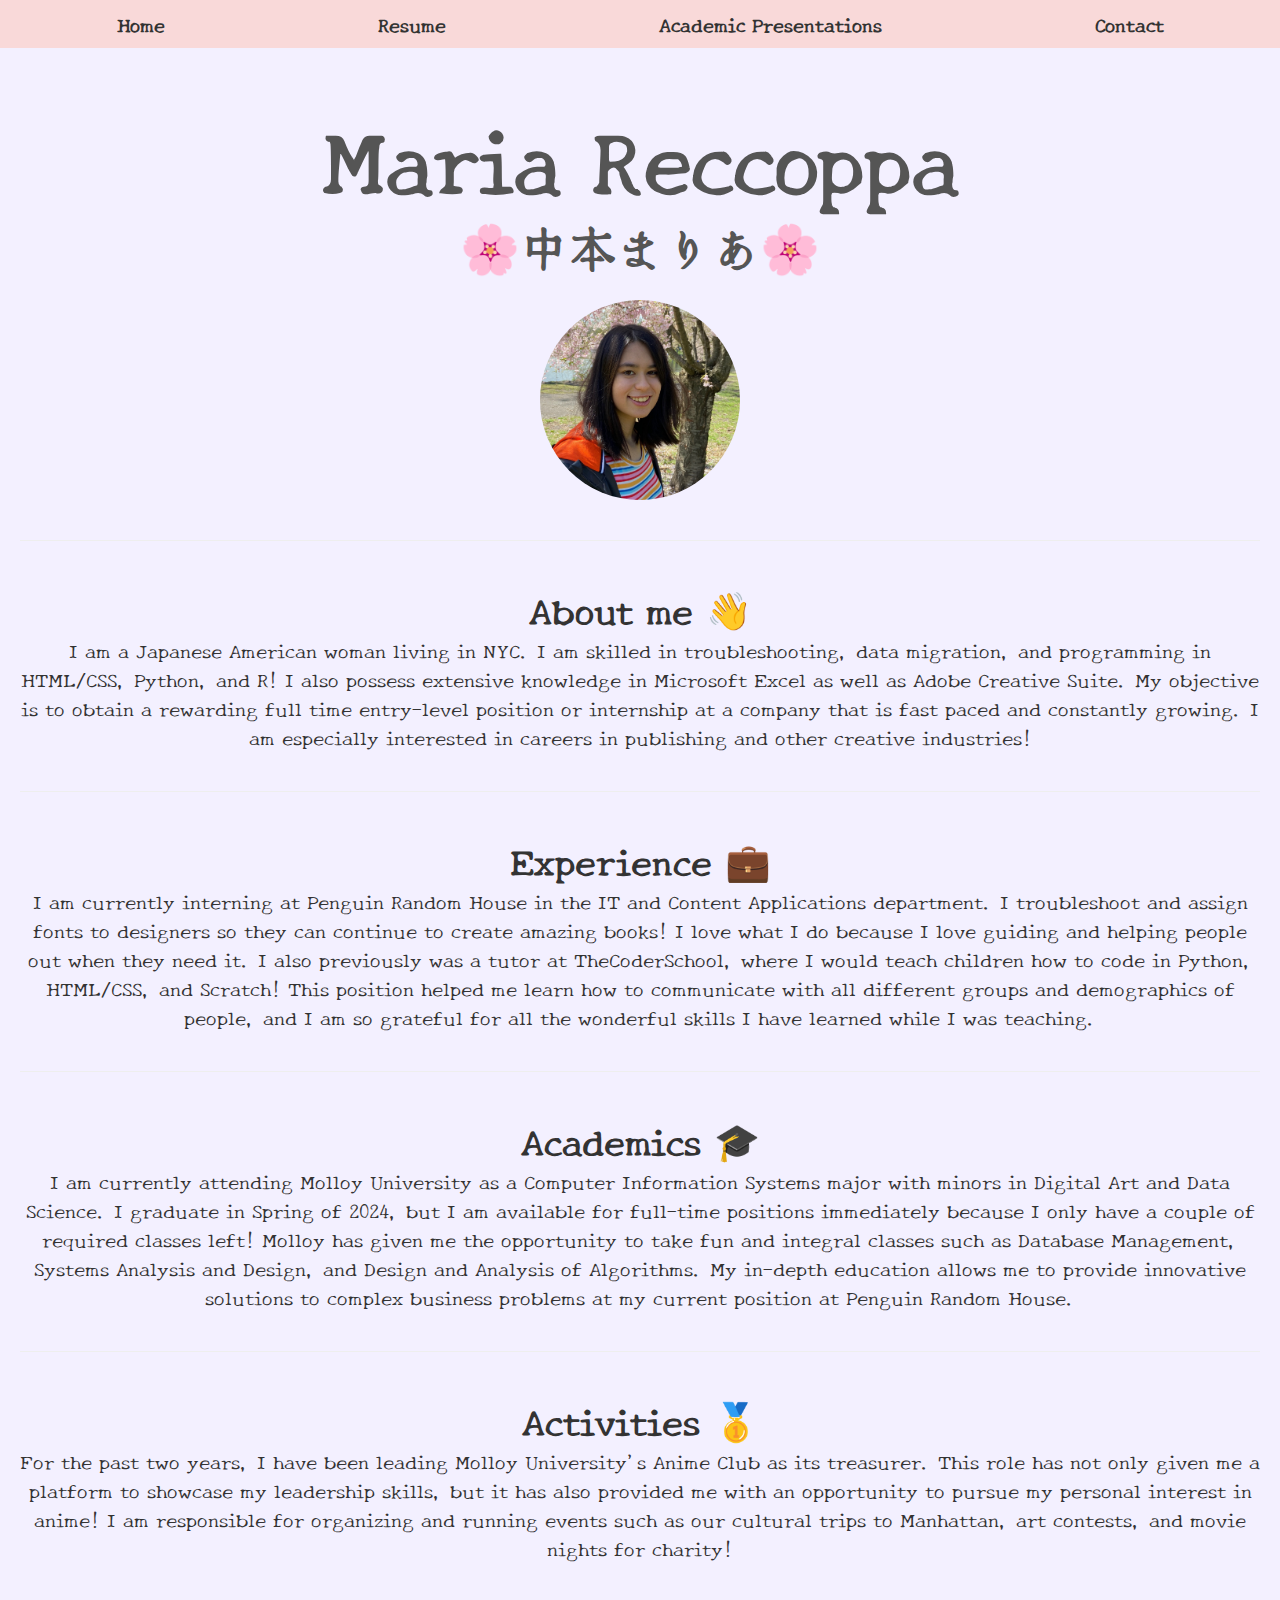
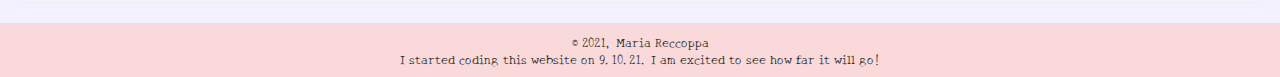
<file: index.html>
<!DOCTYPE html>
<html lang="en">
  <head>
  <meta charset="UTF-8">
  <meta name="viewport" content="width=device-width, initial-scale=1.0">
  <title>Maria Reccoppa</title>
  <link href="https://fonts.googleapis.com/css?family=Montserrat|Pacifico|New+Tegomin&display=swap" rel="stylesheet">
  <link rel="stylesheet" href="styles.css">
  <link rel="icon" type="image/png" href="Cherry_Blossom_Emoji.png">
</head>
  <body>
    <header>
      <nav>
        <ul>
          <li><a href="index.html">Home</a></li>
          <li><a href="resume.html">Resume</a></li>
          <li><a href="presentations.html">Academic Presentations</a></li>
          <li><a href="contact.html">Contact</a></li>
        </ul>
      </nav>
    </header>
    <main>
      <section>
        <h1>Maria Reccoppa</h1>
        <h1>🌸中本まりあ🌸</h1>
        <div class="profile-image">
    <img src="maria2.jpg" alt="Maria Reccoppa">
      </section>
      <section>
        <h2>About me 👋 </h2>
        <p>I am a Japanese American woman living in NYC. I am skilled in troubleshooting, data migration, and programming in HTML/CSS, Python, and R! I also possess extensive knowledge in Microsoft Excel as well as Adobe Creative Suite. My objective is to obtain a rewarding full time entry-level position or internship at a company that is fast paced and constantly growing. I am especially interested in careers in publishing and other creative industries! </p>
      </section>
      <section>
        <h2>Experience 💼</h2>
        <p>I am currently interning at Penguin Random House in the IT and Content Applications department. I troubleshoot and assign fonts to designers so they can continue to create amazing books! I love what I do because I love guiding and helping people out when they need it. I also previously was a tutor at TheCoderSchool, where I would teach children how to code in Python, HTML/CSS, and Scratch! This position helped me learn how to communicate with all different groups and demographics of people, and I am so grateful for all the wonderful skills I have learned while I was teaching. </p>
      </section>
      <section>
        <h2>Academics 🎓</h2>
        <p>I am currently attending Molloy University as a Computer Information Systems major with minors in Digital Art and Data Science. I graduate in Spring of 2024, but I am available for full-time positions immediately because I only have a couple of required classes left! Molloy has given me the opportunity to take fun and integral classes such as Database Management, Systems Analysis and Design, and Design and Analysis of Algorithms. My in-depth education allows me to provide innovative solutions to complex business problems at my current position at Penguin Random House.</p>
      </section>
      <section>
        <h2>Activities 🥇</h2>
        <p>For the past two years, I have been leading Molloy University's Anime Club as its treasurer. This role has not only given me a platform to showcase my leadership skills, but it has also provided me with an opportunity to pursue my personal interest in anime! I am responsible for organizing and running events such as our cultural trips to Manhattan, art contests, and movie nights for charity!</p>
      </section>
    </main>
    <script src="script.js"></script>
  </body>
<div class="footer-container">
  <footer>
    &copy; 2021, Maria Reccoppa
    <br />I started coding this website on 9.10.21. I am excited to see how far it will go!
  </footer>
</div>
</html>
</file>
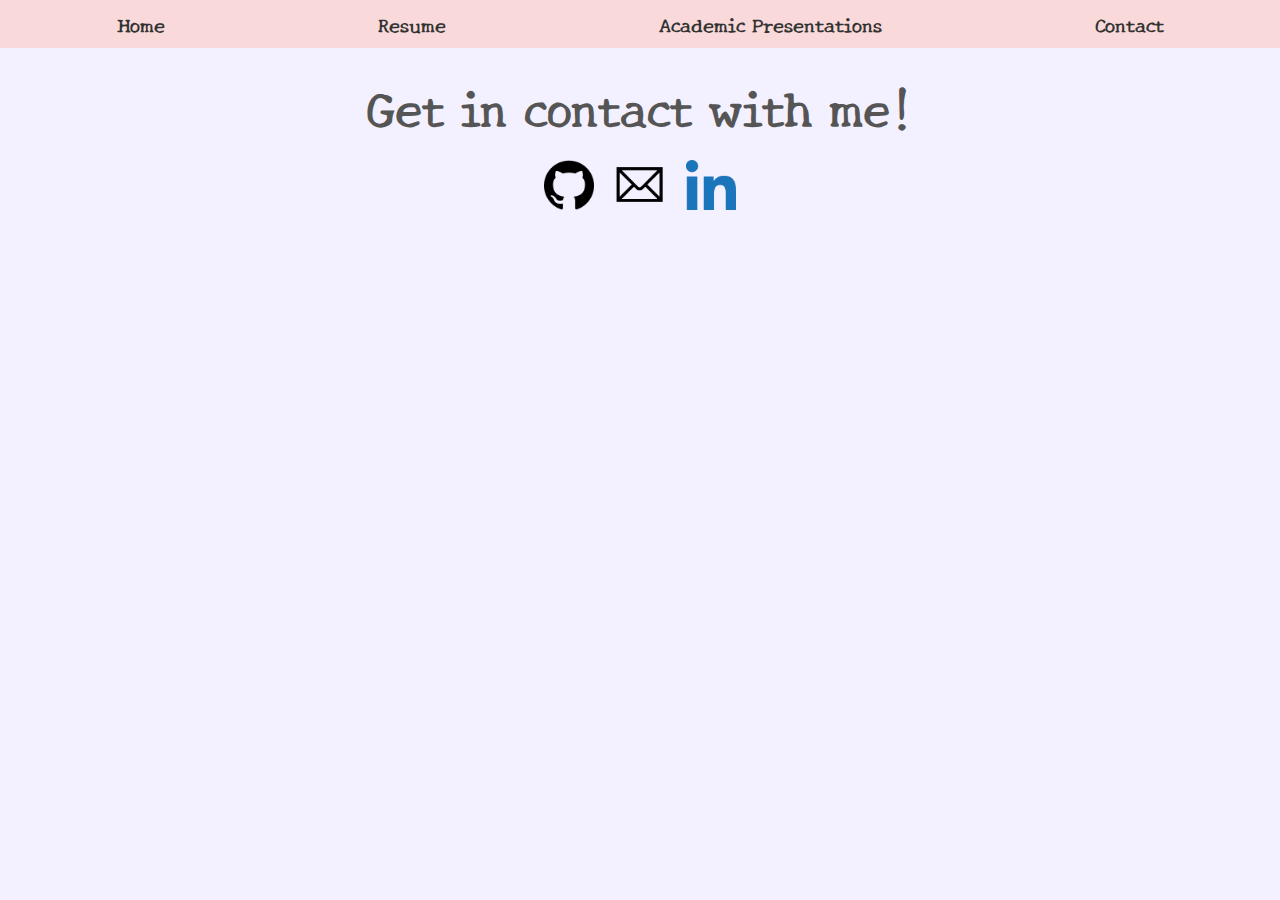
<file: contact.html>
<!DOCTYPE html>
<html lang="en">
  <head>
  <meta charset="UTF-8">
  <meta name="viewport" content="width=device-width, initial-scale=1.0">
  <title>Maria Reccoppa</title>
  <link href="https://fonts.googleapis.com/css?family=Montserrat|Pacifico|New+Tegomin&display=swap" rel="stylesheet">
  <link rel="stylesheet" href="styles.css">
    <link rel="icon" type="image/png" href="Cherry_Blossom_Emoji.png">
</head>
  <body>
    <header>
      <nav>
        <ul>
          <li><a href="index.html">Home</a></li>
          <li><a href="resume.html">Resume</a></li>
          <li><a href="presentations.html">Academic Presentations</a></li>
          <li><a href="contact.html">Contact</a></li>
        </ul>
      </nav>
    </header>
<div style="text-align: center;">
  <h1><br>Get in contact with me!</h1>
  <p>
    <a href="https://github.com/mariareccoppa" rel="noreferrer" target="_blank">
      <img src="github.png" alt="GitHub logo" width="50" height="50">
    </a>&nbsp;
    <a href="mailto:mariareccoppa@gmail.com">
      <img src="email.png" alt="Email logo" width="50" height="50">
    </a>&nbsp;
    <a href="https://www.linkedin.com/in/mariareccoppa/" rel="noreferrer" target="_blank">
      <img src="linkedin.png" alt="LinkedIn logo" width="50" height="50">
    </a>
  </p>
</div>
</file>
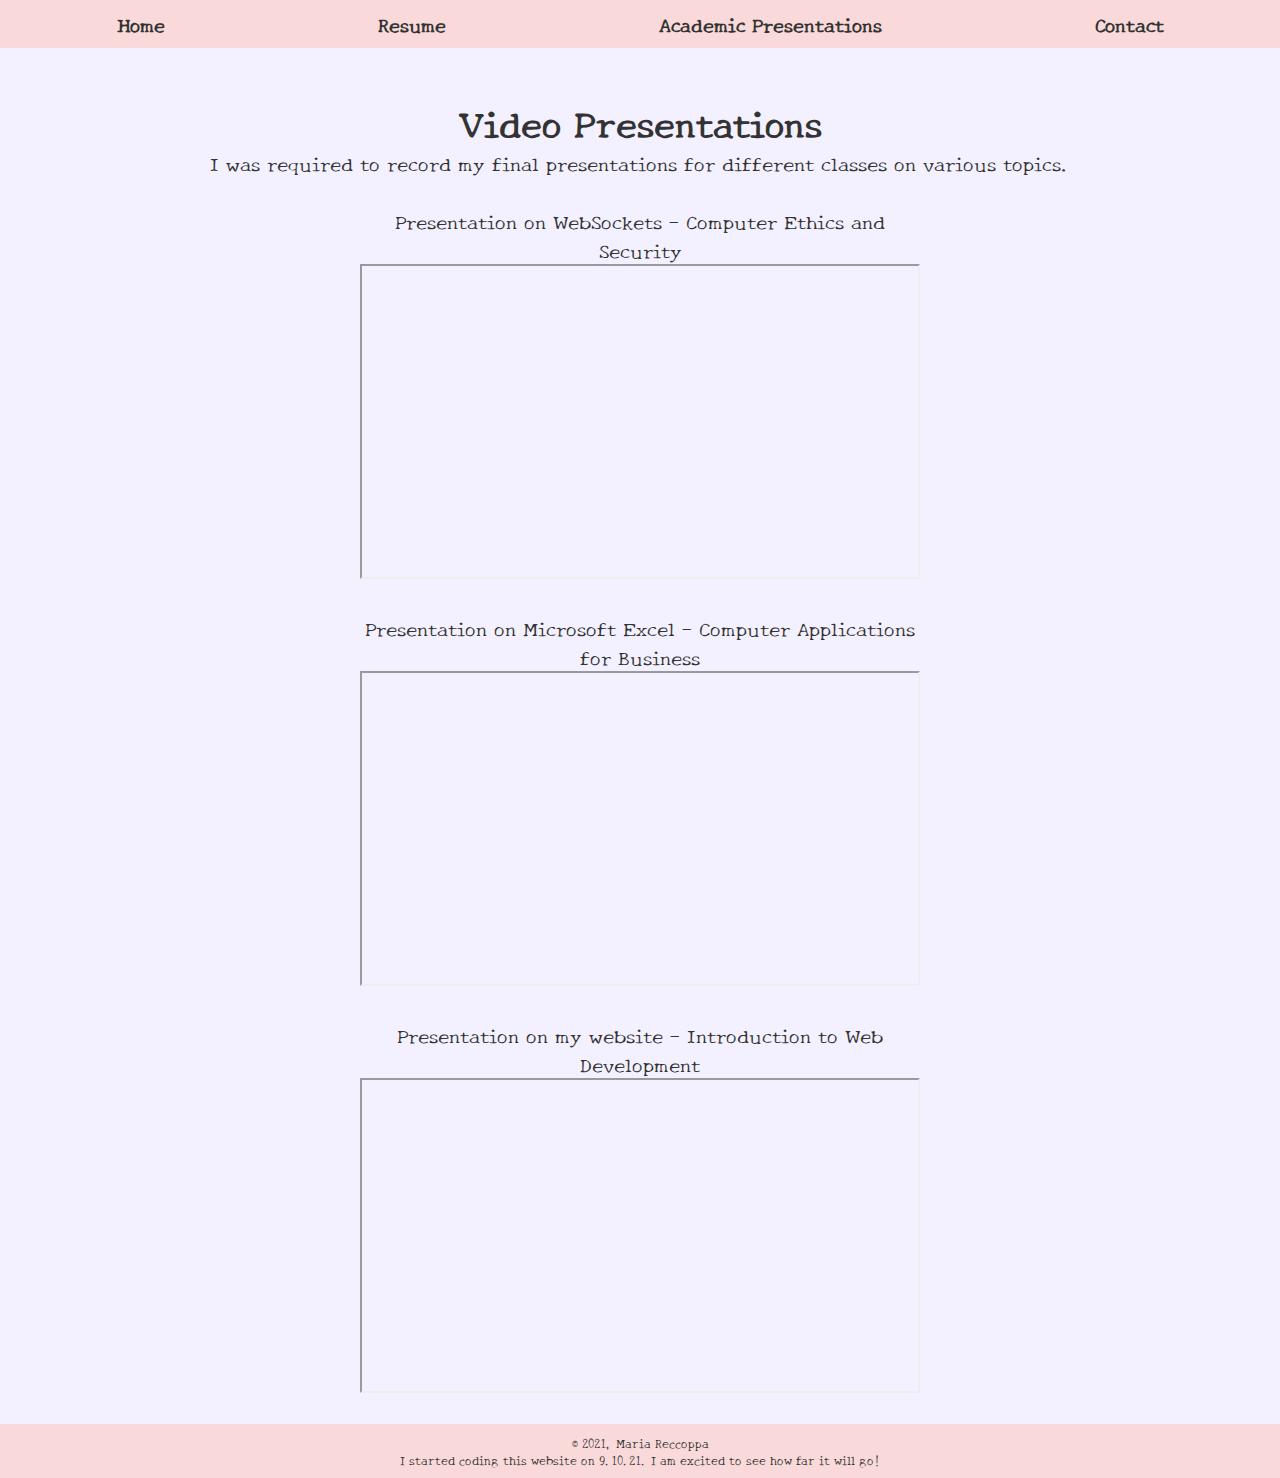
<file: presentations.html>
<!DOCTYPE html>
<html lang="en">
  <head>
  <meta charset="UTF-8">
  <meta name="viewport" content="width=device-width, initial-scale=1.0">
  <title>Maria Reccoppa</title>
  <link href="https://fonts.googleapis.com/css?family=Montserrat|Pacifico|New+Tegomin&display=swap" rel="stylesheet">
  <link rel="stylesheet" href="styles.css">
    <link rel="icon" type="image/png" href="Cherry_Blossom_Emoji.png">
</head>
  <body>
    <header>
      <nav>
        <ul>
          <li><a href="index.html">Home</a></li>
          <li><a href="resume.html">Resume</a></li>
          <li><a href="presentations.html">Academic Presentations</a></li>
          <li><a href="contact.html">Contact</a></li>
        </ul>
      </nav>
    </header>
    <div style="text-align:center;">
<h2><b><br>Video Presentations</b></h2>
<p>I was required to record my final presentations for different classes on various topics.</p>
      </div>
<div class="video-container">
  <p> <br>Presentation on WebSockets - Computer Ethics and Security</p>
  <iframe width="560" height="315" src="https://www.youtube.com/embed/lQLH3-JoenU"></iframe>
</div>
<div class="video-container">
  <p> <br> Presentation on Microsoft Excel - Computer Applications for Business</p>
  <iframe width="560" height="315" src="https://www.youtube.com/embed/Qaxw8AGZeo4"></iframe>
</div>
    <div class="video-container">
  <p> <br>Presentation on my website - Introduction to Web Development</p>
  <iframe width="560" height="315" src="https://www.youtube.com/embed/dxqRRPZ900o"></iframe>
</div>
    <br />
<div class="footer-container">
  <footer>
    &copy; 2021, Maria Reccoppa
    <br />I started coding this website on 9.10.21. I am excited to see how far it will go!
  </footer>
</div>
</file>
<file: styles.css>
/* Global styles */
* {
  box-sizing: border-box;
  margin: 0;
  padding: 0;
}

html {
  scroll-behavior: smooth;
}

.profile-image {
  width: 200px;
  height: 200px;
  border-radius: 50%;
  overflow: hidden;
  margin: 0 auto;
}

.profile-image img {
  width: 100%;
  height: 100%;
  object-fit: cover;
}


body {
  background-color: #f3f0ff;
  font-family: 'New Tegomin', sans-serif;
  font-size: 18px;
  overflow-x: hidden;
  color: #333;
}

a {
  text-decoration: none;
  color: #555;
}

header {
  background-color: #f9d9d9;
  padding: 10px;
  position: fixed;
  top: 0;
  left: 0;
  right: 0;
  z-index: 1;
}

nav ul {
  list-style-type: none;
  display: flex;
  justify-content: space-around;
}

nav li {
  margin: 0 10px;
}

nav a {
  font-weight: bold;
  font-size: 1.2rem;
  color: #333;
  transition: all 0.3s ease;
}

nav a:hover {
  color: #f9d9d9;
}

main {
  margin-top: 100px;
  padding: 20px;
}

h1 {
  font-family: 'New Tegomin', cursive;
  font-size: 3rem;
  color: #555;
  margin-bottom: 20px;
  text-align: center;
}

h2 {
  font-family: 'New Tegomin', sans-serif;
  font-size: 2.3rem;
  color: #333;
  margin-top: 40px;
}

ul {
  list-style: none;
}

li {
  font-size: 1.2rem;
  margin-bottom: 10px;
  color: #555;
}

section {
  text-align: center;
  border-bottom: 1px solid #eee;
  padding-bottom: 40px;
}

form label {
  display: block;
  margin-bottom: 10px;
  font-size: 1.2rem;
  color: #555;
}

p {
  font-size: 20px;
}

input,
textarea {
  width: 100%;
  padding: 10px;
  margin-bottom: 20px;
  border: none;
  border-radius: 5px;
  background-color: #f9d9d9;
}

textarea {
  height: 150px;
}

.footer-container {
  background-color: #f9d9d9;
  left: 0;
  bottom: 0;
  width: 100%;
  text-align: center;
  font-size: 12px;
  padding: 10px;
}

button[type='submit'] {
  background-color: #f9d9d9;
  color: #333;
  border: none;
  padding: 10px 20px;
  font-size: 1.2rem;
  border-radius: 5px;
  cursor: pointer;
  transition: all 0.3s ease;
}

button[type='submit']:hover {
  background-color: #555;
  color: #f9d9d9;
}

section.visible {
  opacity: 1;
}

.video-container {
  margin: 0 auto;
  width: 560px;
  text-align: center;
}

/* Animation styles */
.header-animation {
  animation-name: slideDown;
  animation-duration: 1s;
}

@keyframes slideDown {
  from {
    transform: translateY(-100%);
  }
  to {
    transform: translateY(0);
  }
}
</file>
